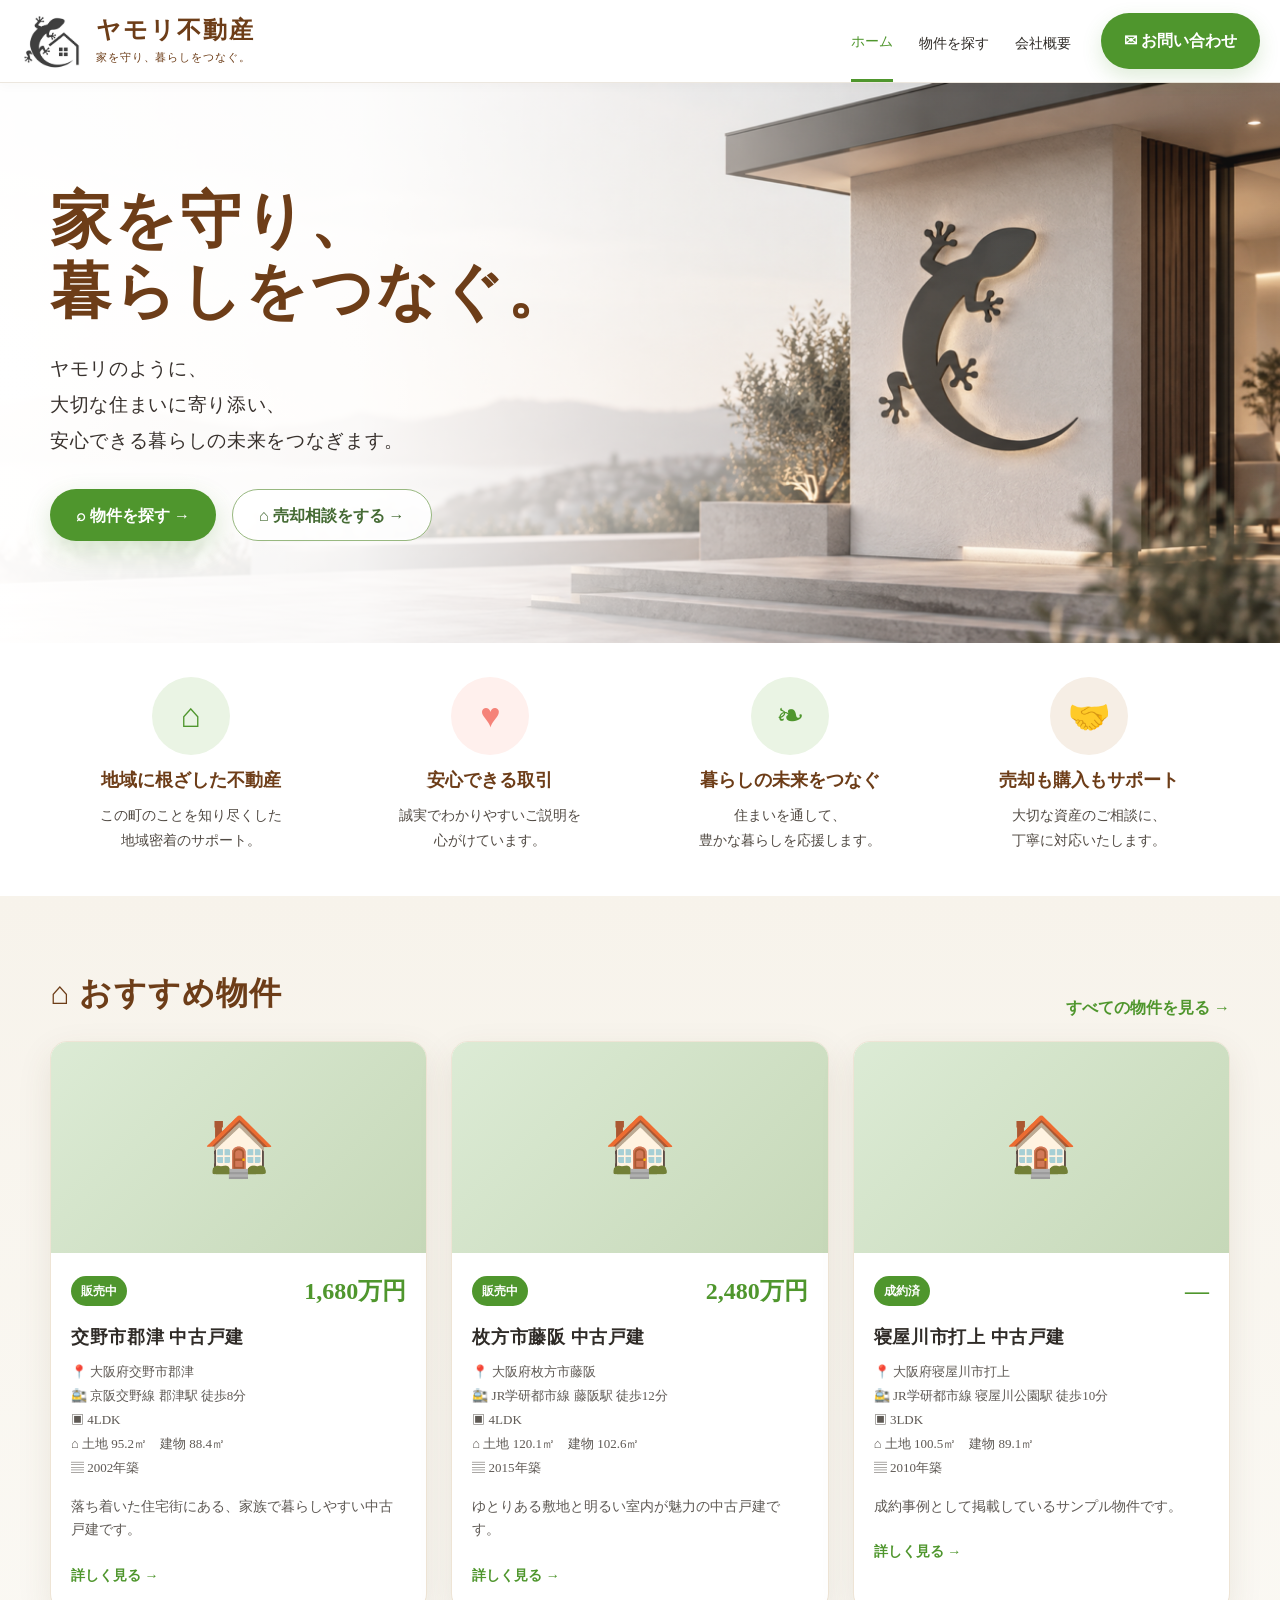
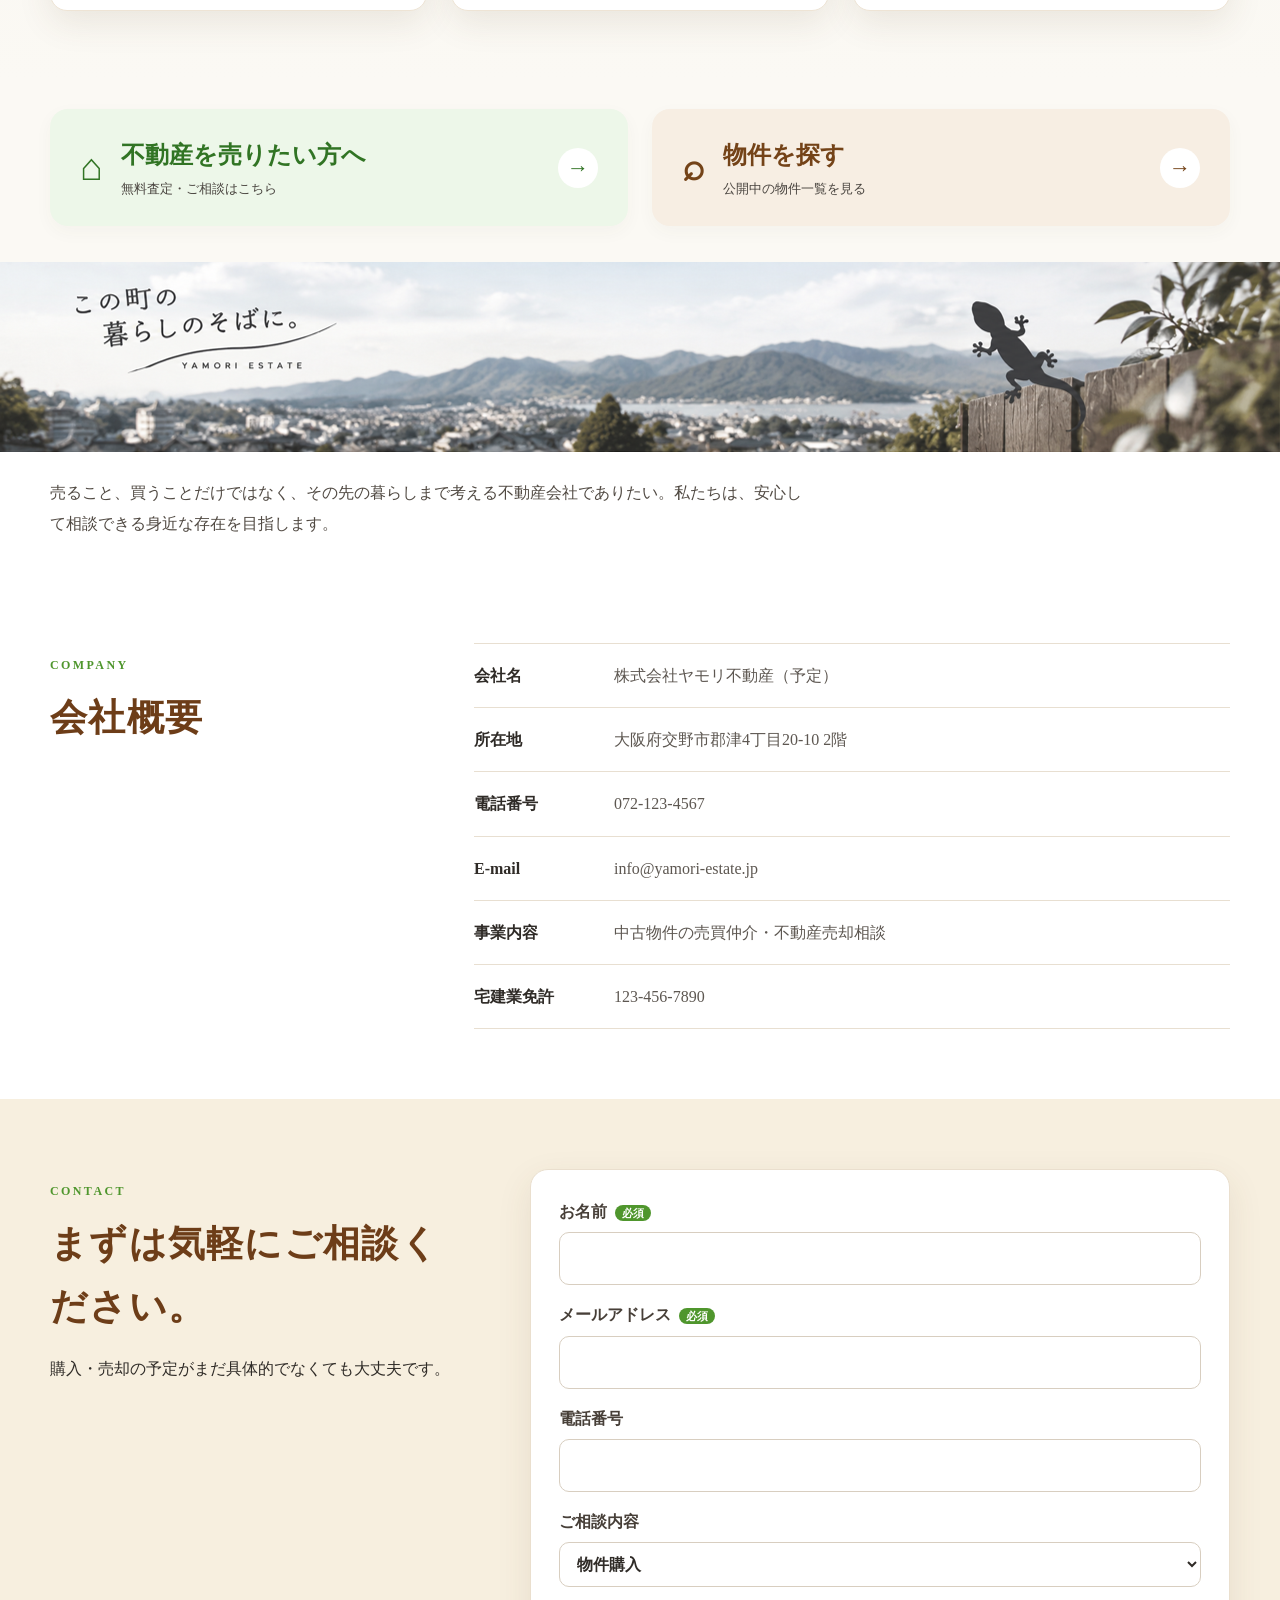
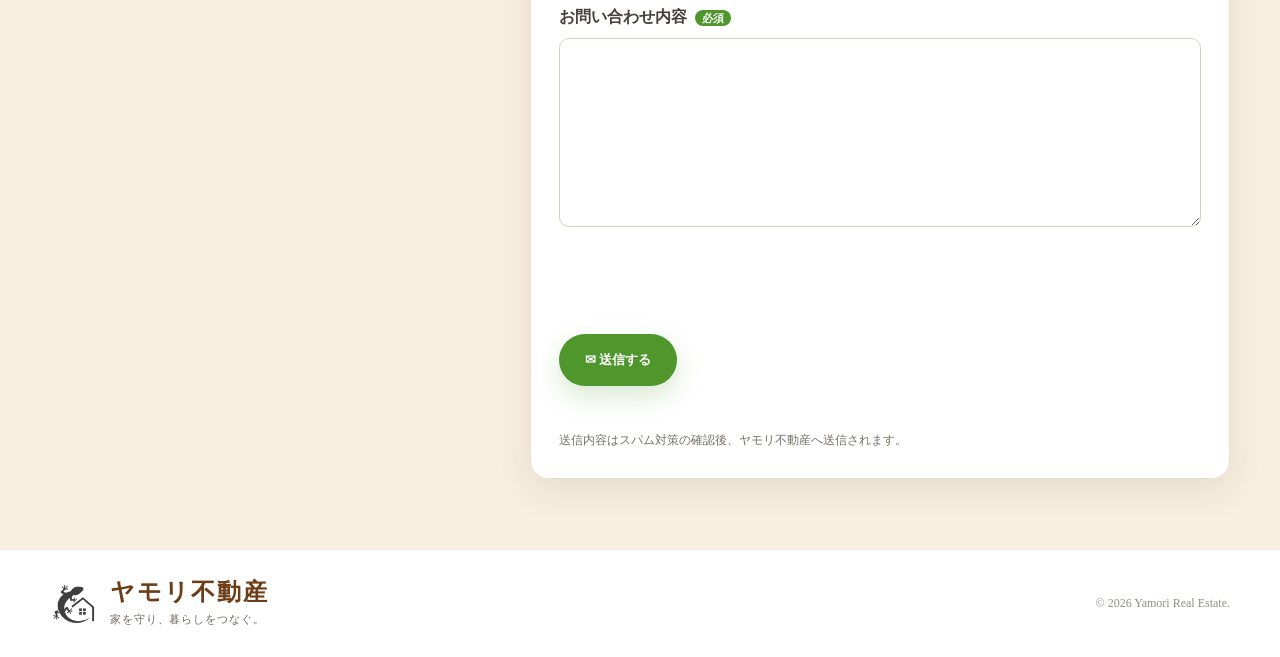
<file: index.html>
<!doctype html>
<html lang="ja">
<head>
  <meta charset="utf-8">
  <meta name="viewport" content="width=device-width,initial-scale=1">
  <title>交野市の不動産売買・中古物件｜ヤモリ不動産</title>
  <meta name="description" content="交野市を中心に中古物件の売買仲介・不動産売却をサポートするヤモリ不動産。家を守り、暮らしをつなぐ。">
  <meta name="robots" content="index,follow">
  <link rel="canonical" href="https://naokisuzuki-create.github.io/yamori-estate/">
  <meta property="og:title" content="交野市の不動産売買・中古物件｜ヤモリ不動産">
  <meta property="og:description" content="交野市を中心に中古物件の売買仲介・不動産売却をサポートします。">
  <meta property="og:type" content="website">
  <meta property="og:url" content="https://naokisuzuki-create.github.io/yamori-estate/">
  <link rel="stylesheet" href="style.css?v=16">
  <script defer src="https://challenges.cloudflare.com/turnstile/v0/api.js"></script>
  <script defer src="script.js?v=16"></script>
  <script defer src="contact.js?v=3"></script>
  <script type="application/ld+json">{"@context":"https://schema.org","@type":"RealEstateAgent","name":"ヤモリ不動産","url":"https://naokisuzuki-create.github.io/yamori-estate/","address":{"@type":"PostalAddress","addressRegion":"大阪府","addressLocality":"交野市","streetAddress":"郡津4丁目20-10 2階"},"areaServed":"大阪府交野市"}</script>
</head>
<body>
<header class="site-header">
  <div class="wrap header-inner">
    <a class="brand" href="#top">
      <img class="brand-logo" src="images/images_logo2.png?v=1" alt="ヤモリ不動産ロゴ">
      <div><strong>ヤモリ不動産</strong><small>家を守り、暮らしをつなぐ。</small></div>
    </a>
    <nav>
      <a class="active" href="#top">ホーム</a>
      <a href="properties.html">物件を探す</a>
      <a href="#company">会社概要</a>
    </nav>
    <a class="contact-pill" href="#contact">✉ お問い合わせ</a>
  </div>
</header>
<main id="top">
<section class="hero">
  <img class="hero-photo" src="images/images_hero2.png?v=1" alt="ヤモリ不動産の住まいのイメージ">
  <div class="wrap hero-content"><div class="hero-copy"><h1>家を守り、<br>暮らしをつなぐ。</h1><p>ヤモリのように、<br>大切な住まいに寄り添い、<br>安心できる暮らしの未来をつなぎます。</p><div class="actions"><a class="btn green" href="properties.html">⌕ 物件を探す →</a><a class="btn light" href="#contact">⌂ 売却相談をする →</a></div></div></div>
</section>
<section class="values"><div class="wrap values-grid"><div><span class="circle">⌂</span><h3>地域に根ざした不動産</h3><p>この町のことを知り尽くした<br>地域密着のサポート。</p></div><div><span class="circle pink">♥</span><h3>安心できる取引</h3><p>誠実でわかりやすいご説明を<br>心がけています。</p></div><div><span class="circle">❧</span><h3>暮らしの未来をつなぐ</h3><p>住まいを通して、<br>豊かな暮らしを応援します。</p></div><div><span class="circle brown">🤝</span><h3>売却も購入もサポート</h3><p>大切な資産のご相談に、<br>丁寧に対応いたします。</p></div></div></section>
<section id="properties" class="section properties"><div class="wrap"><div class="title-row"><h2>⌂ おすすめ物件</h2><a href="properties.html">すべての物件を見る →</a></div><div id="propertyStatus" class="status">物件情報を読み込んでいます…</div><div id="propertyGrid" class="property-grid" data-limit="3"></div></div></section>
<section id="sell" class="section ctas"><div class="wrap cta-grid"><a class="cta sell" href="#contact"><b>⌂</b><span><strong>不動産を売りたい方へ</strong><small>無料査定・ご相談はこちら</small></span><i>→</i></a><a class="cta search" href="properties.html"><b>⌕</b><span><strong>物件を探す</strong><small>公開中の物件一覧を見る</small></span><i>→</i></a></div></section>
<section id="about" class="town">
  <img class="town-photo" src="images/images_town4.png?v=1" alt="この町の暮らしのそばに。地域の街並み">
  <div class="wrap town-description"><p>売ること、買うことだけではなく、その先の暮らしまで考える不動産会社でありたい。私たちは、安心して相談できる身近な存在を目指します。</p></div>
</section>
<section id="company" class="section company">
  <div class="wrap company-grid">
    <div><p class="eyebrow">COMPANY</p><h2>会社概要</h2></div>
    <dl>
      <div><dt>会社名</dt><dd>株式会社ヤモリ不動産（予定）</dd></div>
      <div><dt>所在地</dt><dd>大阪府交野市郡津4丁目20-10 2階</dd></div>
      <div><dt>電話番号</dt><dd><a href="tel:072-123-4567">072-123-4567</a></dd></div>
      <div><dt>E-mail</dt><dd><a href="mailto:info@yamori-estate.jp">info@yamori-estate.jp</a></dd></div>
      <div><dt>事業内容</dt><dd>中古物件の売買仲介・不動産売却相談</dd></div>
      <div><dt>宅建業免許</dt><dd>123-456-7890</dd></div>
    </dl>
  </div>
</section>
<section id="contact" class="section contact">
  <div class="wrap contact-form-grid">
    <div>
      <p class="eyebrow">CONTACT</p>
      <h2>まずは気軽にご相談ください。</h2>
      <p>購入・売却の予定がまだ具体的でなくても大丈夫です。</p>
    </div>
    <form id="contactFormSecure" class="contact-form" novalidate>
      <input type="hidden" name="started_at" id="contactStartedAt">
      <div class="contact-honeypot" aria-hidden="true">
        <label>ウェブサイト<input name="website" tabindex="-1" autocomplete="off"></label>
      </div>
      <label>お名前<span>必須</span><input name="name" required maxlength="80" autocomplete="name"></label>
      <label>メールアドレス<span>必須</span><input name="email" type="email" required maxlength="160" autocomplete="email"></label>
      <label>電話番号<input name="phone" inputmode="tel" maxlength="40" autocomplete="tel"></label>
      <label>ご相談内容<select name="type"><option value="物件購入">物件購入</option><option value="不動産売却">不動産売却</option><option value="査定依頼">査定依頼</option><option value="その他">その他</option></select></label>
      <label>お問い合わせ内容<span>必須</span><textarea name="message" rows="6" required maxlength="3000"></textarea></label>
      <div class="turnstile-wrap">
        <div class="cf-turnstile" data-sitekey="0x4AAAAAAE0x0AzWoelTZNg1" data-theme="light"></div>
      </div>
      <button class="btn green" id="contactSubmit" type="submit">✉ 送信する</button>
      <p id="contactStatus" class="form-status" role="status" aria-live="polite"></p>
      <p class="form-note">送信内容はスパム対策の確認後、ヤモリ不動産へ送信されます。</p>
    </form>
  </div>
</section>
</main>
<footer>
  <div class="wrap footer-inner">
    <div class="brand">
      <img class="brand-logo" src="images/images_logo2.png?v=1" alt="ヤモリ不動産ロゴ">
      <div><strong>ヤモリ不動産</strong><small>家を守り、暮らしをつなぐ。</small></div>
    </div>
    <p>© <span id="year"></span> Yamori Real Estate.</p>
  </div>
</footer>
<script>
  window.addEventListener('DOMContentLoaded', () => {
    const url = new URL(window.location.href);

    if (!url.searchParams.has('property')) return;

    url.searchParams.delete('property');
    history.replaceState(null, '', `${url.pathname}${url.search}${url.hash}`);
  });
</script>
</body>
</html>
</file>
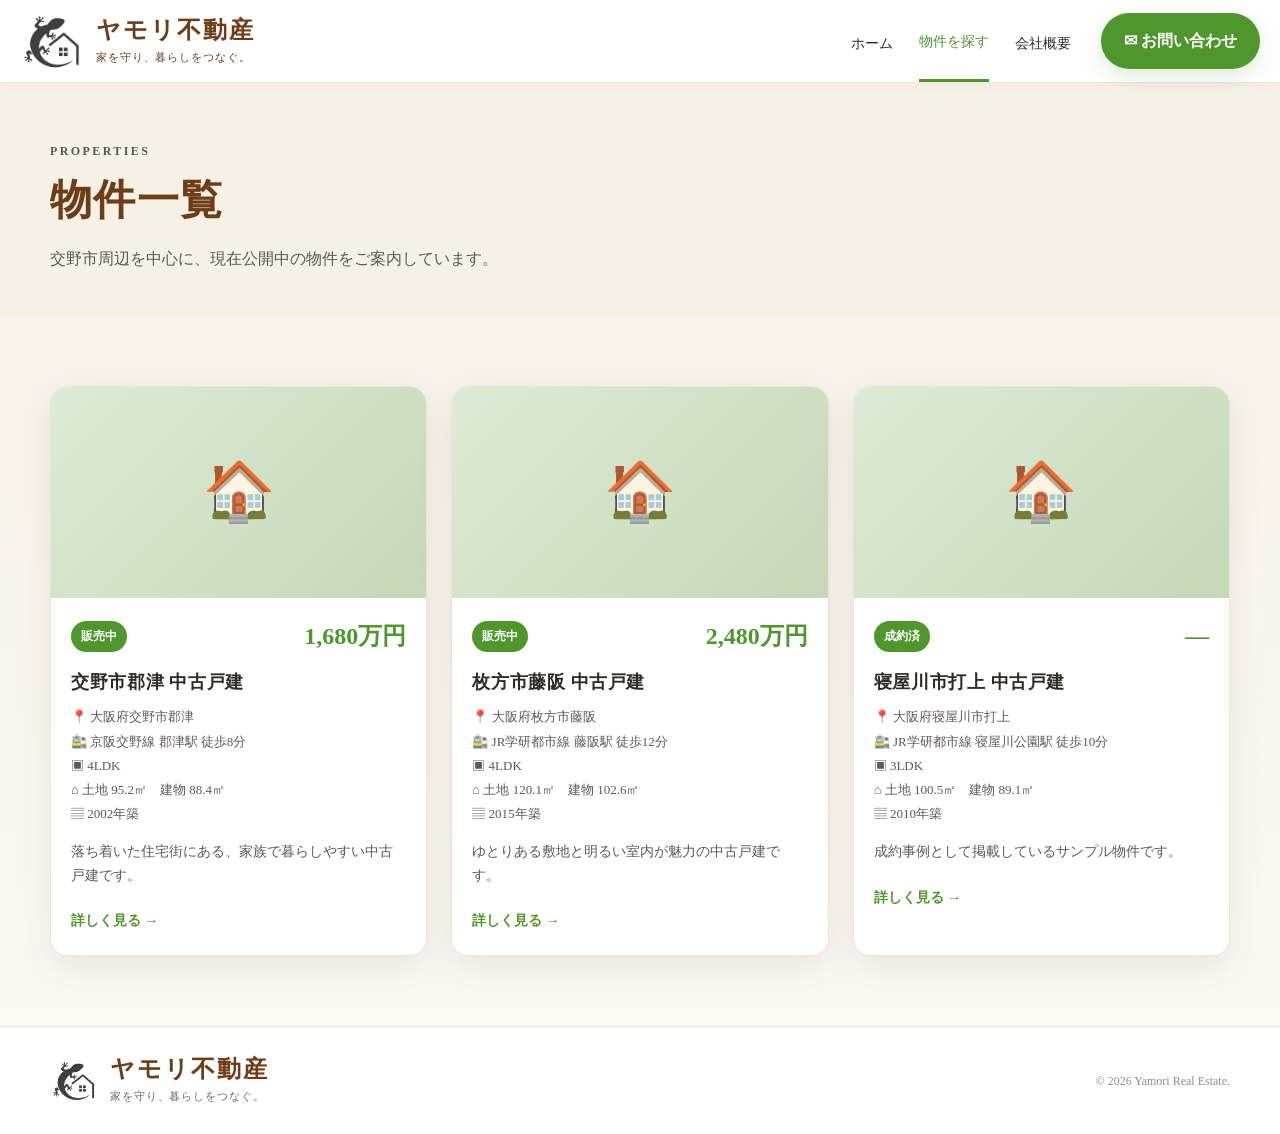
<file: properties.html>
<!doctype html>
<html lang="ja">
<head>
  <meta charset="utf-8">
  <meta name="viewport" content="width=device-width,initial-scale=1">
  <title>物件一覧｜交野市の中古物件｜ヤモリ不動産</title>
  <meta name="description" content="ヤモリ不動産が取り扱う交野市周辺の中古戸建・中古物件一覧です。公開中の物件情報をご覧いただけます。">
  <meta name="robots" content="index,follow">
  <link rel="canonical" href="https://naokisuzuki-create.github.io/yamori-estate/properties.html">
  <link rel="stylesheet" href="style.css?v=15">
  <script defer src="script.js?v=15"></script>
</head>
<body>
<header class="site-header">
  <div class="wrap header-inner">
    <a class="brand" href="index.html">
      <img class="brand-logo" src="images/images_logo2.png?v=1" alt="ヤモリ不動産ロゴ">
      <div><strong>ヤモリ不動産</strong><small>家を守り、暮らしをつなぐ。</small></div>
    </a>
    <nav>
      <a href="index.html">ホーム</a>
      <a class="active" href="properties.html">物件を探す</a>
      <a href="index.html#company">会社概要</a>
    </nav>
    <a class="contact-pill" href="index.html#contact">✉ お問い合わせ</a>
  </div>
</header>
<main>
  <section class="page-hero"><div class="wrap"><p class="eyebrow">PROPERTIES</p><h1>物件一覧</h1><p>交野市周辺を中心に、現在公開中の物件をご案内しています。</p></div></section>
  <section class="section properties"><div class="wrap"><div id="propertyStatus" class="status">物件情報を読み込んでいます…</div><div id="propertyGrid" class="property-grid"></div></div></section>
</main>
<footer>
  <div class="wrap footer-inner">
    <div class="brand">
      <img class="brand-logo" src="images/images_logo2.png?v=1" alt="ヤモリ不動産ロゴ">
      <div><strong>ヤモリ不動産</strong><small>家を守り、暮らしをつなぐ。</small></div>
    </div>
    <p>© <span id="year"></span> Yamori Real Estate.</p>
  </div>
</footer>
</body>
</html>
</file>
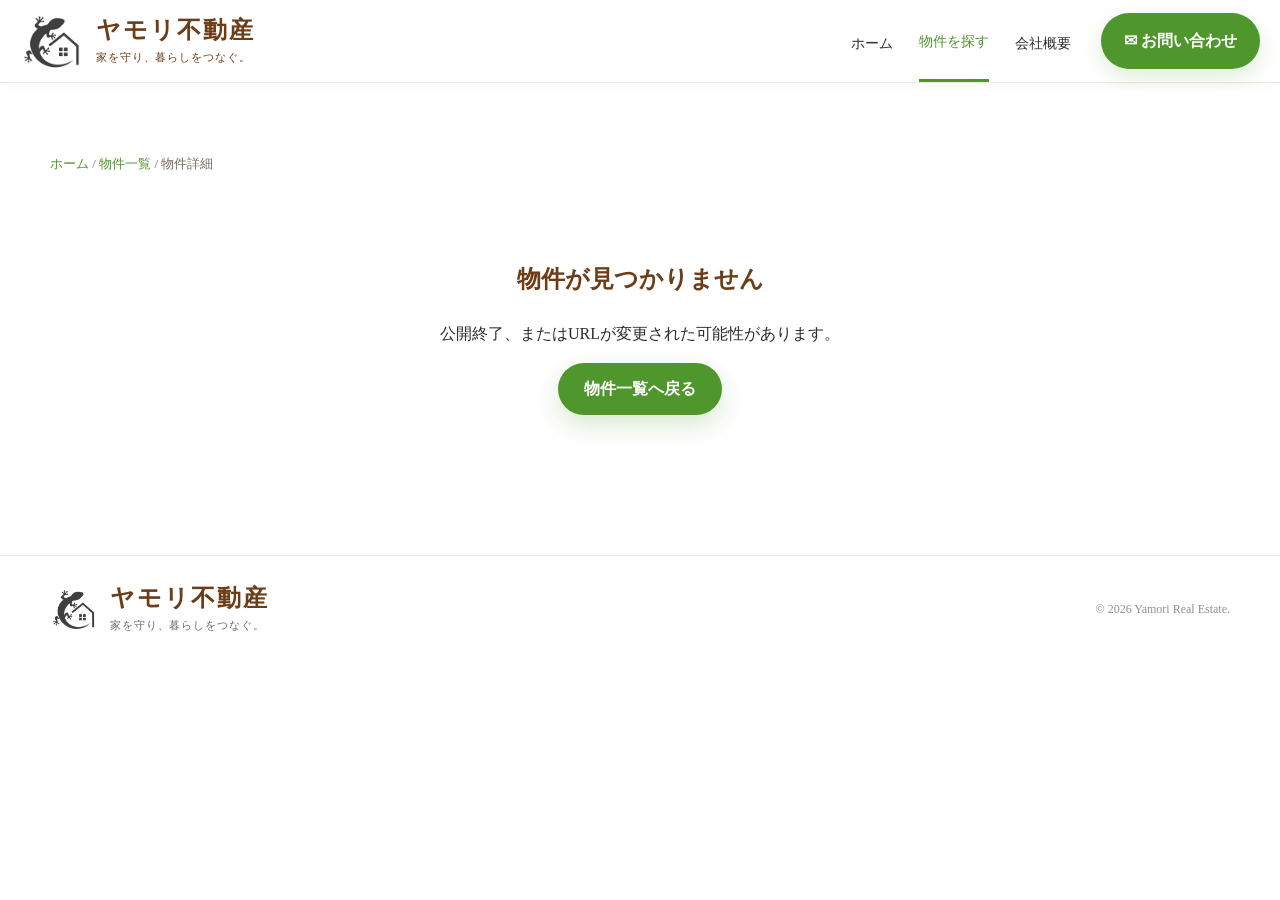
<file: property.html>
<!doctype html>
<html lang="ja">
<head>
  <meta charset="utf-8">
  <meta name="viewport" content="width=device-width,initial-scale=1">
  <title>物件詳細｜ヤモリ不動産</title>
  <meta name="description" content="ヤモリ不動産の物件詳細ページです。">
  <meta name="robots" content="index,follow">
  <link rel="stylesheet" href="style.css?v=15">
  <link rel="stylesheet" href="gallery.css?v=2">
  <script defer src="script.js?v=16"></script>
</head>
<body>
<header class="site-header">
  <div class="wrap header-inner">
    <a class="brand" href="index.html">
      <img class="brand-logo" src="images/images_logo2.png?v=1" alt="ヤモリ不動産ロゴ">
      <div><strong>ヤモリ不動産</strong><small>家を守り、暮らしをつなぐ。</small></div>
    </a>
    <nav>
      <a href="index.html">ホーム</a>
      <a class="active" href="properties.html">物件を探す</a>
      <a href="index.html#company">会社概要</a>
    </nav>
    <a class="contact-pill" href="index.html#contact">✉ お問い合わせ</a>
  </div>
</header>
<main>
  <section class="section"><div class="wrap"><p class="breadcrumb"><a href="index.html">ホーム</a> / <a href="properties.html">物件一覧</a> / 物件詳細</p><div id="propertyDetail"><p>物件情報を読み込んでいます…</p></div></div></section>
</main>
<footer>
  <div class="wrap footer-inner">
    <div class="brand">
      <img class="brand-logo" src="images/images_logo2.png?v=1" alt="ヤモリ不動産ロゴ">
      <div><strong>ヤモリ不動産</strong><small>家を守り、暮らしをつなぐ。</small></div>
    </div>
    <p>© <span id="year"></span> Yamori Real Estate.</p>
  </div>
</footer>
</body>
</html>
</file>
<file: style.css>
:root{--green:#4f962d;--brown:#6d3d18;--cream:#f7f1e5;--ink:#2f2b27;--line:#e8dfd1;--pink:#f58379;--shadow:0 12px 34px rgba(86,65,39,.10)}*{box-sizing:border-box}html{scroll-behavior:smooth}body{margin:0;font-family:-apple-system,BlinkMacSystemFont,"Segoe UI","Hiragino Kaku Gothic ProN","Yu Gothic",Meiryo,sans-serif;color:var(--ink);background:#fff;line-height:1.7}img{max-width:100%}a{text-decoration:none;color:inherit}.wrap{width:min(1180px,calc(100% - 40px));margin:auto}.site-header{position:sticky;top:0;z-index:60;background:rgba(255,255,255,.98);border-bottom:1px solid #ece7df;box-shadow:0 2px 12px rgba(60,50,40,.03)}.header-inner{width:min(1280px,calc(100% - 40px));min-height:82px;display:flex;align-items:center;gap:24px}.brand{display:flex;align-items:center;gap:12px;min-width:max-content}.brand-logo{display:block;width:64px;height:64px;object-fit:contain;flex:0 0 64px}.brand strong{display:block;color:var(--brown);font-size:24px;letter-spacing:.02em;line-height:1.2}.brand small{display:block;color:var(--brown);font-size:11px;font-weight:700;margin-top:3px}.header-inner nav{display:flex;align-items:center;gap:26px;margin-left:auto;font-size:14px}.header-inner nav a{padding:30px 0 25px;white-space:nowrap}.header-inner nav a.active{color:var(--green);border-bottom:3px solid var(--green)}.contact-pill{background:var(--green);color:#fff;font-weight:800;border-radius:999px;padding:14px 23px;margin-left:6px;box-shadow:0 8px 20px rgba(79,150,45,.18)}.hero{position:relative;min-height:560px;overflow:hidden;background:#f3f3ef}.hero-photo{position:absolute;inset:0;width:100%;height:100%;display:block;object-fit:cover;object-position:center}.hero:after{content:"";position:absolute;inset:0;background:linear-gradient(90deg,rgba(255,255,255,.96) 0%,rgba(255,255,255,.90) 28%,rgba(255,255,255,.58) 46%,rgba(255,255,255,.05) 72%);pointer-events:none}.hero-content{position:relative;z-index:2;min-height:560px;display:flex;align-items:center}.hero-copy{width:56%;padding:48px 0}.hero-copy h1{font-size:clamp(50px,4.8vw,68px);line-height:1.16;letter-spacing:.015em;color:var(--brown);margin:0 0 24px;font-weight:800}.hero-copy p{font-size:19px;line-height:1.9;margin:0;color:#38312d}.actions{display:flex;gap:16px;margin-top:30px;flex-wrap:wrap}.btn{display:inline-flex;align-items:center;justify-content:center;min-height:52px;padding:0 26px;border-radius:999px;font-weight:800;border:0;cursor:pointer}.btn.green{background:var(--green);color:#fff;box-shadow:0 10px 26px rgba(79,150,45,.22)}.btn.light{border:1px solid #98b880;background:rgba(255,255,255,.92);color:#456b34}.values{background:#fff;padding:28px 0 36px}.values-grid{display:grid;grid-template-columns:repeat(4,1fr);gap:18px;text-align:center}.values-grid>div{padding:6px 18px}.circle{width:78px;height:78px;border-radius:50%;background:#eaf4e4;color:var(--green);display:grid;place-items:center;margin:0 auto 10px;font-size:34px}.circle.pink{background:#fff0ed;color:var(--pink)}.circle.brown{background:#f6eee5;color:var(--brown)}.values h3{color:var(--brown);font-size:18px;margin:9px 0 7px}.values p{font-size:14px;line-height:1.85;margin:0;color:#514a43}.section{padding:70px 0}.properties{background:linear-gradient(180deg,#f7f3eb,#fbf9f4)}.title-row{display:flex;justify-content:space-between;align-items:end;margin-bottom:20px}.title-row h2{font-size:32px;color:var(--brown);margin:0}.title-row a{color:var(--green);font-weight:800}.status{color:#777;font-size:13px;margin-bottom:14px}.status:empty{display:none}.property-grid{display:grid;grid-template-columns:repeat(3,1fr);gap:24px}.property-card{background:#fff;border-radius:17px;overflow:hidden;box-shadow:var(--shadow);border:1px solid #eee4d5}.property-link{display:block;height:100%}.property-card:hover{transform:translateY(-2px);transition:.18s ease;box-shadow:0 15px 38px rgba(86,65,39,.14)}.property-image{aspect-ratio:16/9;background:linear-gradient(135deg,#dcebd5,#c6d8b8);display:grid;place-items:center;overflow:hidden}.property-image img{width:100%;height:100%;object-fit:cover}.placeholder-house{font-size:58px}.property-body{padding:18px 20px 22px}.property-top{display:flex;align-items:center;justify-content:space-between;gap:12px}.badge{background:var(--green);color:#fff;border-radius:999px;padding:5px 10px;font-size:12px;font-weight:800;display:inline-block}.price{font-size:24px;font-weight:900;color:var(--green)}.property-card h3{margin:10px 0 8px;font-size:18px}.meta{font-size:13px;line-height:1.85;color:#5e5954;margin:4px 0}.description{font-size:14px;color:#5e5954}.detail-link{display:inline-block;margin-top:8px;color:var(--green);font-weight:800;font-size:14px}.ctas{padding-top:28px;padding-bottom:36px;background:#fbf9f4}.cta-grid{display:grid;grid-template-columns:1fr 1fr;gap:24px}.cta{display:flex;align-items:center;gap:18px;border-radius:18px;padding:26px 30px;box-shadow:0 6px 18px rgba(84,64,40,.04)}.cta.sell{background:#edf7e9;color:#317424}.cta.search{background:#f7eee3;color:#744318}.cta b{font-size:38px}.cta span{display:flex;flex-direction:column}.cta strong{font-size:24px}.cta small{font-size:13px;color:#49443f;margin-top:2px}.cta i{margin-left:auto;width:40px;height:40px;border-radius:50%;background:#fff;display:grid;place-items:center;font-style:normal;font-size:22px}.town{background:#fff}.town-photo{display:block;width:100%;height:auto;object-fit:contain}.town-description{padding-top:26px;padding-bottom:34px}.town-description p{max-width:760px;margin:0;font-size:16px;line-height:1.9;color:#514a43}.company{background:#fff}.company-grid{display:grid;grid-template-columns:.65fr 1.35fr;gap:60px}.eyebrow{color:var(--green);letter-spacing:.2em;font-weight:800;font-size:12px}.company h2,.contact h2{font-size:37px;margin:4px 0 10px;color:var(--brown)}.company dl{margin:0}.company dl div{display:grid;grid-template-columns:140px 1fr;padding:18px 0;border-top:1px solid var(--line)}.company dl div:last-child{border-bottom:1px solid var(--line)}.company dt{font-weight:700}.company dd{margin:0;color:#5d5751}.contact{background:#f7efdf}.contact-form-grid{display:grid;grid-template-columns:.75fr 1.25fr;gap:60px;align-items:start}.contact-form{position:relative;background:#fff;border:1px solid #eadfce;border-radius:18px;padding:28px;box-shadow:var(--shadow)}.contact-form label{display:block;font-weight:700;margin-bottom:16px;color:#473f38}.contact-form label span{font-size:11px;color:#fff;background:var(--green);border-radius:999px;padding:2px 7px;margin-left:8px}.contact-form input,.contact-form select,.contact-form textarea{width:100%;margin-top:7px;border:1px solid #d8cec0;border-radius:10px;padding:12px 13px;font:inherit;background:#fff;color:var(--ink)}.contact-form textarea{resize:vertical}.contact-form .btn{width:auto}.contact-honeypot{position:absolute!important;left:-10000px!important;top:auto!important;width:1px!important;height:1px!important;overflow:hidden!important}.turnstile-wrap{margin:4px 0 18px;min-height:65px}.form-status{min-height:1.7em;margin:12px 0 0;font-size:13px;font-weight:700}.form-status.sending{color:#766e66}.form-status.success{color:#2e7422}.form-status.error{color:#a43a32}.contact-form button[disabled]{opacity:.65;cursor:wait}.form-note{font-size:12px;color:#766e66;margin:10px 0 0}.page-hero{background:#f7f1e5;padding:58px 0 44px}.page-hero h1{color:var(--brown);font-size:42px;margin:4px 0 8px}.page-hero p{margin:0;color:#5d5751}.breadcrumb{font-size:13px;color:#746c64;margin:0 0 24px}.breadcrumb a{color:var(--green)}.property-detail-head{display:grid;grid-template-columns:1.1fr .9fr;gap:42px;align-items:start}.property-detail-image{background:linear-gradient(135deg,#dcebd5,#c6d8b8);border-radius:18px;overflow:hidden;aspect-ratio:16/10;display:grid;place-items:center}.property-detail-image img{width:100%;height:100%;object-fit:cover}.property-detail-placeholder{font-size:86px}.property-detail-summary h1{color:var(--brown);font-size:36px;line-height:1.35;margin:16px 0 8px}.detail-price{font-size:32px;font-weight:900;color:var(--green);margin:0 0 18px}.property-detail-summary .btn{margin-top:14px}.property-specs{margin:42px 0 0;border-top:1px solid var(--line)}.property-specs div{display:grid;grid-template-columns:180px 1fr;border-bottom:1px solid var(--line);padding:17px 0}.property-specs dt{font-weight:800}.property-specs dd{margin:0}.not-found{text-align:center;padding:40px 0 70px}.not-found h1{color:var(--brown)}footer{background:#fff;color:var(--ink);padding:28px 0;border-top:1px solid #ece7df}.footer-inner{display:flex;align-items:center;justify-content:space-between;gap:24px}footer .brand-logo{width:48px;height:48px;flex-basis:48px}footer .brand strong{color:var(--brown)}footer .brand small{color:#6f6962}footer p{font-size:12px;opacity:.75;color:#6f6962}@media(max-width:980px){.header-inner nav{display:none}.contact-pill{margin-left:auto}.hero-copy{width:60%}.values-grid,.property-grid{grid-template-columns:repeat(2,1fr)}.cta-grid,.company-grid,.contact-form-grid,.property-detail-head{grid-template-columns:1fr}}@media(max-width:640px){.wrap{width:min(100% - 26px,1180px)}.site-header{position:relative}.header-inner{min-height:74px;gap:10px}.brand{gap:9px}.brand-logo{width:52px;height:52px;flex-basis:52px}.brand strong{font-size:18px}.brand small{font-size:9px}.contact-pill{font-size:0;padding:10px 12px;margin-left:auto}.contact-pill:before{content:"✉";font-size:18px}.hero{min-height:0;overflow:visible;display:flex;flex-direction:column;background:#fff}.hero-photo{position:relative;inset:auto;width:100%;height:auto;object-fit:contain;order:1}.hero:after{display:none}.hero-content{min-height:0;height:auto;order:2;display:block;background:#fff}.hero-copy{width:100%;padding:24px 0 30px}.hero-copy h1{font-size:36px;line-height:1.16;margin-bottom:16px}.hero-copy p{font-size:15px;line-height:1.75}.actions{gap:10px;margin-top:22px}.btn{width:100%;min-height:48px;padding:0 20px}.values{padding:26px 0 32px}.values-grid{grid-template-columns:1fr;gap:30px}.values-grid>div{padding:0 10px}.circle{width:68px;height:68px;font-size:30px;margin-bottom:8px}.values h3{font-size:17px;margin:7px 0 5px}.values p{font-size:14px;line-height:1.75}.property-grid{grid-template-columns:1fr}.section{padding:46px 0}.title-row{align-items:flex-start;flex-direction:column;gap:8px}.cta-grid{grid-template-columns:1fr;gap:16px}.cta{padding:22px}.cta strong{font-size:20px}.company-grid{grid-template-columns:1fr;gap:26px}.company h2,.contact h2{font-size:32px;line-height:1.28}.company dl div{grid-template-columns:1fr;gap:5px;padding:16px 0}.footer-inner{flex-direction:column;align-items:flex-start}.town-photo{width:100%;height:auto;object-fit:contain}.town-description{padding-top:20px;padding-bottom:28px}.town-description p{font-size:15px;line-height:1.75}.contact{padding-top:44px;padding-bottom:44px}.contact-form{padding:20px}.turnstile-wrap{overflow-x:auto}.page-hero{padding:40px 0 30px}.page-hero h1{font-size:34px}.property-detail-summary h1{font-size:28px}.detail-price{font-size:27px}.property-specs div{grid-template-columns:1fr;gap:4px}.property-detail-placeholder{font-size:64px}}

/* Brand typography */
body,button,input,select,textarea{font-family:"Yu Mincho","YuMincho","Hiragino Mincho ProN","Hiragino Mincho Pro","Noto Serif JP",serif}.brand strong{font-weight:600;letter-spacing:.08em}.brand small{font-weight:400;letter-spacing:.08em}.header-inner nav,.contact-pill,.btn,.badge,.price,.detail-link,.eyebrow{font-family:"Yu Mincho","YuMincho","Hiragino Mincho ProN","Hiragino Mincho Pro","Noto Serif JP",serif}.hero-copy h1{font-weight:600;letter-spacing:.055em}.hero-copy p{letter-spacing:.035em}.title-row h2,.company h2,.contact h2,.page-hero h1,.property-card h3,.property-detail-summary h1{font-weight:600;letter-spacing:.035em}
</file>
<file: gallery.css>
.property-detail-image{width:100%;min-width:0;aspect-ratio:auto;overflow:visible;background:transparent;border-radius:0;display:block}.property-gallery{display:flex;flex-direction:column;gap:12px;width:100%;min-width:0}.gallery-main{display:flex;width:100%;aspect-ratio:4/3;max-height:620px;padding:12px;border:1px solid #e8dfd1;border-radius:18px;overflow:hidden;background:#f8f8f8;cursor:zoom-in;align-items:center;justify-content:center}.gallery-main img{display:block;width:100%;height:100%;max-width:100%;max-height:100%;object-fit:contain;object-position:center}.gallery-thumbs{display:grid;grid-template-columns:repeat(5,minmax(0,1fr));gap:8px;width:100%}.gallery-thumb{position:relative;width:100%;aspect-ratio:4/3;padding:0;border:2px solid transparent;border-radius:10px;overflow:hidden;background:#eee;cursor:pointer}.gallery-thumb.active{border-color:var(--green)}.gallery-thumb img{width:100%;height:100%;display:block;object-fit:cover;object-position:center}.gallery-type{position:absolute;left:5px;bottom:5px;background:rgba(255,255,255,.92);color:var(--brown);font-size:10px;font-weight:700;padding:2px 6px;border-radius:999px}.gallery-lightbox[hidden]{display:none}.gallery-lightbox{position:fixed;inset:0;z-index:200;background:rgba(20,18,16,.92);display:grid;place-items:center;padding:40px 70px}.gallery-lightbox figure{margin:0;max-width:min(1100px,90vw);max-height:88vh;text-align:center}.gallery-lightbox figure img{display:block;max-width:100%;max-height:80vh;margin:auto;object-fit:contain}.gallery-lightbox figcaption{color:#fff;margin-top:10px;font-size:13px}.lightbox-close,.lightbox-prev,.lightbox-next{position:absolute;border:0;background:rgba(255,255,255,.14);color:#fff;cursor:pointer;display:grid;place-items:center}.lightbox-close{top:18px;right:22px;width:44px;height:44px;border-radius:50%;font-size:30px}.lightbox-prev,.lightbox-next{top:50%;transform:translateY(-50%);width:50px;height:64px;border-radius:12px;font-size:44px}.lightbox-prev{left:16px}.lightbox-next{right:16px}.lightbox-open{overflow:hidden}@media(max-width:980px){.gallery-main{max-height:none}.gallery-thumbs{grid-template-columns:repeat(4,minmax(0,1fr))}}@media(max-width:640px){.gallery-main{aspect-ratio:1/1;padding:8px;border-radius:14px}.gallery-thumbs{grid-template-columns:repeat(3,minmax(0,1fr));gap:8px}.gallery-thumb{border-radius:8px}.gallery-lightbox{padding:58px 16px 24px}.lightbox-prev,.lightbox-next{width:42px;height:54px;font-size:36px}.lightbox-prev{left:6px}.lightbox-next{right:6px}}
</file>
